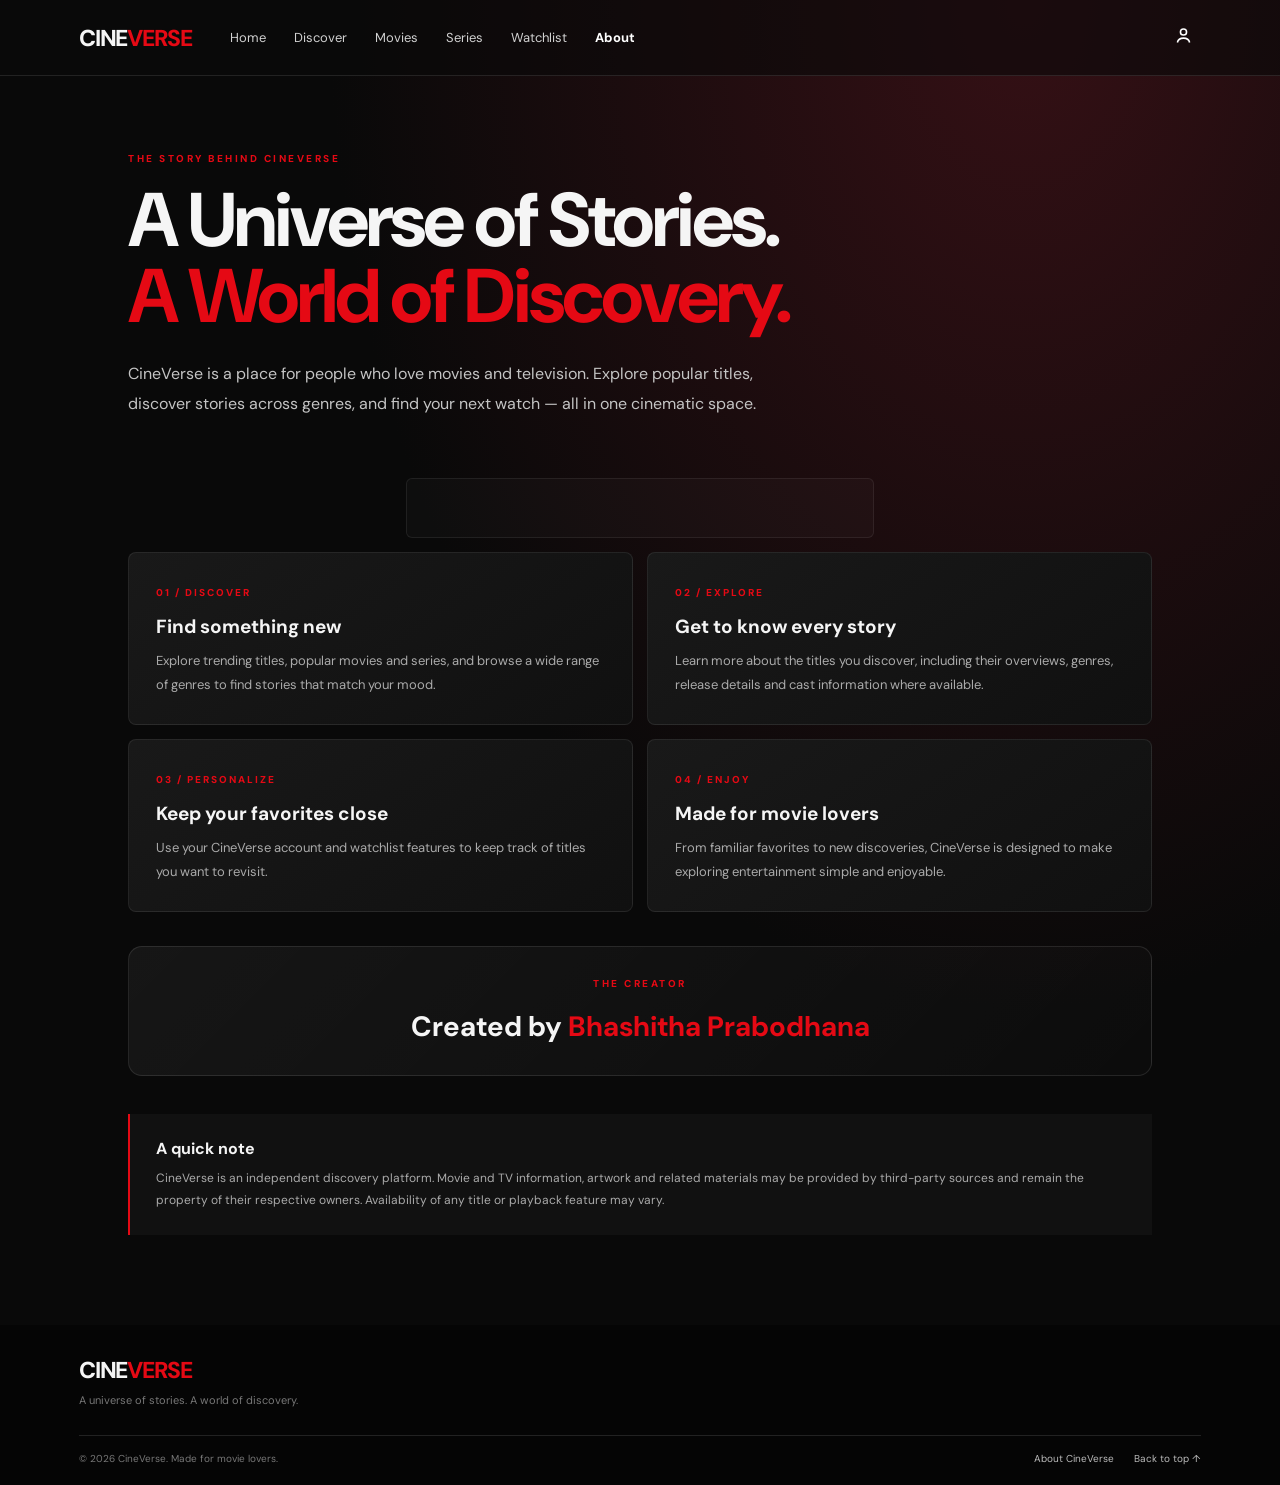
<file: about.html>
<!doctype html>
<html lang="en">
<head>
  <meta charset="UTF-8">
  <meta name="viewport" content="width=device-width, initial-scale=1.0">
  <meta name="theme-color" content="#090909">
  <meta name="description" content="Learn about CineVerse, a place to discover movies, TV series and stories worth exploring.">
  <meta name="robots" content="index,follow">
  <title>About CineVerse | A Universe of Stories</title>
  <link rel="canonical" href="https://bprabod.github.io/CineVerse/about.html">
  <link rel="preconnect" href="https://fonts.googleapis.com">
  <link rel="preconnect" href="https://fonts.gstatic.com" crossorigin>
  <link href="https://fonts.googleapis.com/css2?family=DM+Sans:wght@400;500;600;700;800&display=swap" rel="stylesheet">
  <link rel="icon" type="image/svg+xml" href="favicon.svg?v=8">
  <link rel="stylesheet" href="style.css?v=about-page-1">

  <style>
    /* Keep About navigation on the same row as the CineVerse logo. */
    .about-header {
      display: flex;
      flex-wrap: nowrap;
      align-items: center;
      justify-content: flex-start;
      min-width: 0;
      gap: clamp(14px, 3vw, 48px);
    }
    .about-header > .brand { flex: 0 0 auto; }
    .about-header .main-nav {
      display: flex;
      flex: 1 1 auto;
      flex-wrap: nowrap;
      align-items: center;
      min-width: 0;
      margin: 0 auto 0 0;
      overflow-x: auto;
      overflow-y: hidden;
      white-space: nowrap;
      scrollbar-width: none;
    }
    .about-header .main-nav::-webkit-scrollbar { display: none; }
    .about-header .main-nav a:nth-child(3),
    .about-header .main-nav a:nth-child(4) { display: inline; }
    .about-header .header-actions { flex: 0 0 auto; margin-left: auto; }
    @media (max-width: 760px) {
      .about-header { gap: 14px; }
      .about-header .main-nav { gap: 14px; font-size: 11px; }
      .about-header .main-nav a:nth-child(3),
      .about-header .main-nav a:nth-child(4) { display: inline; }
    }
    .about-creator {
      margin: 34px 0;
      padding: 30px 24px;
      text-align: center;
      border: 1px solid rgba(255,255,255,.1);
      border-radius: 14px;
      background: linear-gradient(135deg, rgba(255,255,255,.055), rgba(255,255,255,.015));
    }
    .about-creator h2 { margin: 8px 0 0; font-size: clamp(20px, 3vw, 28px); }
    .about-creator h2 span { color: var(--accent, #e50914); }
    @media (max-width: 480px) {
      .about-header { gap: 10px; }
      .about-header .brand { font-size: 17px; letter-spacing: -1px; }
      .about-header .main-nav { gap: 12px; font-size: 10px; }
      .about-header .header-actions .icon-button { padding: 5px; }
    }
  </style>
  <script data-cfasync="false" src="https://aarems.org/1/e8d627e5da08d89fdb8faad6dbb81621"></script>
  <script data-cfasync="false" src="https://bancadeltempoidea.org/14/204c76e8c5ede82ee3a4ff1e4134e7b9"></script>
</head>
<body class="about-page">
  <header class="about-header">
    <a class="brand" href="index.html" aria-label="CineVerse home">CINE<span>VERSE</span></a>
    <nav class="main-nav" aria-label="Main navigation">
      <a href="index.html">Home</a>
      <a href="index.html#trending">Discover</a>
      <a href="index.html#movies">Movies</a>
      <a href="index.html#series">Series</a>
      <a href="watchlist.html">Watchlist</a>
      <a class="active" href="about.html" aria-current="page">About</a>
    </nav>
    <div class="header-actions">
      <a class="icon-button" id="accountLink" href="account.html" aria-label="My profile" title="My profile"><svg viewBox="0 0 24 24" aria-hidden="true"><circle cx="12" cy="8" r="3.5"></circle><path d="M5 20c.8-3.4 3.2-5 7-5s6.2 1.6 7 5"></path></svg></a>
    </div>
  </header>
  <main class="about-main">
    <section class="about-intro">
      <p class="about-eyebrow">THE STORY BEHIND CINEVERSE</p>
      <h1>A Universe of Stories.<br><span>A World of Discovery.</span></h1>
      <p class="about-lead">CineVerse is a place for people who love movies and television. Explore popular titles, discover stories across genres, and find your next watch — all in one cinematic space.</p>
    </section>
<section class="cv-banner-ad-stack cv-banner-ad-top" aria-label="Sponsored advertisement">
  <div class="cv-banner-ad-slot" aria-label="Advertisement">
    <script>
      atOptions = {
        'key' : 'e51f14323de949287e10462c566e84bf',
        'format' : 'iframe',
        'height' : 60,
        'width' : 468,
        'params' : {}
      };
    </script>
    <script data-cfasync="false" src="https://bancadeltempoidea.org/22/e51f14323de949287e10462c566e84bf"></script>
  </div>
</section>
    <section class="about-grid" aria-label="About CineVerse">
      <article class="about-card">
        <span class="about-number">01 / DISCOVER</span>
        <h2>Find something new</h2>
        <p>Explore trending titles, popular movies and series, and browse a wide range of genres to find stories that match your mood.</p>
      </article>
      <article class="about-card">
        <span class="about-number">02 / EXPLORE</span>
        <h2>Get to know every story</h2>
        <p>Learn more about the titles you discover, including their overviews, genres, release details and cast information where available.</p>
      </article>
      <article class="about-card">
        <span class="about-number">03 / PERSONALIZE</span>
        <h2>Keep your favorites close</h2>
        <p>Use your CineVerse account and watchlist features to keep track of titles you want to revisit.</p>
      </article>
      <article class="about-card">
        <span class="about-number">04 / ENJOY</span>
        <h2>Made for movie lovers</h2>
        <p>From familiar favorites to new discoveries, CineVerse is designed to make exploring entertainment simple and enjoyable.</p>
      </article>
    </section>
    <section class="about-creator" aria-label="CineVerse creator">
      <p class="about-eyebrow">THE CREATOR</p>
      <h2>Created by <span>Bhashitha Prabodhana</span></h2>
    </section>
    <aside class="about-note">
      <h2>A quick note</h2>
      <p>CineVerse is an independent discovery platform. Movie and TV information, artwork and related materials may be provided by third-party sources and remain the property of their respective owners. Availability of any title or playback feature may vary.</p>
    </aside>
  </main>
  
  
<footer class="site-footer">
  <a class="brand" href="index.html">CINE<span>VERSE</span></a>
  <p>A universe of stories. A world of discovery.</p>
  <div class="footer-bottom">
    <span>© <span class="cineverse-year"></span> CineVerse. Made for movie lovers.</span>
    <div class="footer-links"><a href="about.html">About CineVerse</a><a href="index.html#top">Back to top ↑</a></div>
  </div>
</footer>
<script>document.querySelectorAll(".cineverse-year").forEach(el => el.textContent = new Date().getFullYear());</script>
</body>
</html>
</file>
<file: style.css>
:root{color-scheme:dark;--bg:#090909;--panel:#151515;--panel-2:#202020;--text:#f5f5f5;--muted:#a3a3a3;--red:#e50914;--line:rgba(255,255,255,.1);font-family:"DM Sans",Arial,sans-serif}*{box-sizing:border-box}html{scroll-behavior:smooth;scroll-padding-top:90px}body{margin:0;background:var(--bg);color:var(--text);font-family:"DM Sans",Arial,sans-serif}a{color:inherit;text-decoration:none}button,input{font:inherit}.site-header{height:76px;padding:0 6.2%;display:flex;align-items:center;gap:54px;position:absolute;z-index:5;top:0;left:0;right:0;background:linear-gradient(180deg,rgba(0,0,0,.78),transparent)}.brand{font-size:23px;font-weight:800;letter-spacing:-1.3px;white-space:nowrap}.brand span{color:var(--red)}.main-nav{display:flex;gap:28px;color:#d1d1d1;font-size:13px}.main-nav a{transition:color .2s}.main-nav a:hover,.main-nav a.active{color:#fff}.main-nav a.active{font-weight:700}.header-actions{margin-left:auto;display:flex;align-items:center;gap:20px}.icon-button,.profile-button,.row-arrow,.dialog-close{border:0;color:#fff;cursor:pointer}.icon-button{background:none;padding:7px}.icon-button svg{width:21px;fill:none;stroke:currentColor;stroke-width:1.8}.profile-button{width:34px;height:34px;border-radius:9px;background:linear-gradient(135deg,#e50914,#7d1017);font-size:11px;font-weight:800}.hero{height:min(760px,91vh);min-height:610px;position:relative;display:flex;align-items:center;overflow:hidden}.hero-image{position:absolute;inset:0;background-image:url("https://image.tmdb.org/t/p/original/dZI4Ek4qc2Fib2G1zFkGhKKuc6j.jpg");background-position:center 48%;background-size:cover;transform:scale(1.02)}.hero-shade{position:absolute;inset:0;background:linear-gradient(90deg,#090909 0%,rgba(9,9,9,.92) 18%,rgba(9,9,9,.55) 49%,rgba(9,9,9,.08) 100%),linear-gradient(0deg,#090909 0%,transparent 38%,rgba(0,0,0,.15) 100%)}.hero-content{position:relative;z-index:1;margin:70px 0 0 8.1%;max-width:590px}.eyebrow,.section-kicker,.hero-kicker{font-size:10px;font-weight:800;letter-spacing:2.2px}.eyebrow{display:flex;align-items:center;gap:9px;color:#eee}.live-dot{height:7px;width:7px;background:var(--red);border-radius:50%;box-shadow:0 0 12px var(--red)}.hero-kicker{margin-top:35px;color:#c5c5c5}.hero h1{font-size:clamp(55px,7vw,94px);line-height:.93;letter-spacing:-5px;margin:14px 0 23px;font-weight:800}.hero h1 span{color:#e4e4e4}.hero-meta{display:flex;align-items:center;gap:13px;color:#d0d0d0;font-size:12px;flex-wrap:wrap}.match{color:#46d369;font-weight:800}.rating,.quality{border:1px solid #666;padding:2px 6px;font-size:10px}.hero-description{max-width:455px;color:#c5c5c5;font-size:14px;line-height:1.8;margin:18px 0 25px}.hero-buttons{display:flex;gap:12px;flex-wrap:wrap}.button{border:0;border-radius:4px;padding:12px 19px;display:inline-flex;align-items:center;justify-content:center;gap:11px;font-size:13px;font-weight:700;cursor:pointer;transition:transform .2s,background .2s}.button:hover{transform:translateY(-2px)}.button-primary{background:var(--red);color:#fff}.button-primary:hover{background:#f51b26}.button-secondary{background:rgba(109,109,110,.65);color:white}.button-secondary:hover{background:rgba(109,109,110,.9)}.play-symbol{font-size:13px}.info-symbol{border:1px solid #fff;border-radius:50%;width:16px;height:16px;display:grid;place-items:center;font-size:11px}.hero-side-note{position:absolute;right:6.2%;bottom:70px;color:#ddd;font-size:9px;letter-spacing:1.5px;writing-mode:vertical-rl;display:flex;gap:12px}.hero-side-note span{color:#999}.content-section{padding:35px 6.2% 22px}.section-heading{display:flex;align-items:end;justify-content:space-between;margin-bottom:18px}.section-kicker{color:#8f8f8f;font-size:9px;margin:0 0 7px;letter-spacing:1.8px}.section-heading h2{font-size:25px;letter-spacing:-.8px;margin:0;font-weight:700}.heading-arrow{color:var(--red);font-size:20px}.see-all{font-size:11px;color:#aaa;padding-bottom:4px}.see-all span{color:var(--red);margin-left:5px}.movie-row{display:grid;grid-auto-flow:column;grid-auto-columns:minmax(170px,1fr);grid-auto-columns:clamp(155px,17vw,225px);gap:13px;overflow-x:auto;overflow-y:hidden;padding:5px 2px 17px;scrollbar-width:none;scroll-snap-type:x mandatory}.movie-row::-webkit-scrollbar{display:none}.movie-card{min-width:0;position:relative;border-radius:5px;overflow:hidden;background:#171717;cursor:pointer;scroll-snap-align:start;transition:transform .25s,box-shadow .25s}.movie-card:hover{transform:scale(1.045);z-index:2;box-shadow:0 12px 30px #0009}.poster{width:100%;aspect-ratio:2/2.85;object-fit:cover;display:block;background:#222}.card-gradient{position:absolute;inset:40% 0 0;background:linear-gradient(transparent,rgba(0,0,0,.9))}.card-info{position:absolute;bottom:0;left:0;right:0;padding:14px 12px 12px}.card-info h3{font-size:13px;margin:0 0 6px}.card-info p{font-size:10px;color:#c2c2c2;margin:0}.card-top{position:absolute;top:9px;left:9px;background:var(--red);padding:4px 6px;border-radius:2px;font-size:8px;font-weight:800;letter-spacing:.7px}.row-controls{display:flex;gap:7px}.row-arrow{width:29px;height:29px;border-radius:50%;background:#202020;border:1px solid #383838}.row-arrow:hover{background:var(--red)}.site-footer{padding:30px 6.2% 20px;background:#050505}.site-footer>p{font-size:11px;color:#777;margin:8px 0 28px}.footer-bottom{border-top:1px solid #222;padding-top:16px;display:flex;justify-content:space-between;color:#777;font-size:10px}.footer-bottom a{color:#bbb}.search-section{display:flex;align-items:center;gap:13px;padding-top:20px}.search-section[hidden]{display:none}.search-label{font-size:12px;color:#bbb;white-space:nowrap}.search-section input{max-width:420px}.text-button{background:none;border:0;color:#aaa;cursor:pointer;font-size:11px}.movie-dialog{padding:0;border:1px solid #444;border-radius:9px;background:#141414;color:white;width:min(540px,calc(100% - 30px));max-width:none;overflow:hidden;box-shadow:0 20px 100px #000}.movie-dialog::backdrop{background:#000c;backdrop-filter:blur(5px)}.dialog-close{position:absolute;right:12px;top:12px;background:#111b;border-radius:50%;font-size:25px;width:34px;height:34px;z-index:2}.dialog-art{height:220px;background-size:cover;background-position:center;position:relative}.dialog-art:after{content:"";position:absolute;inset:40% 0 0;background:linear-gradient(transparent,#141414)}.dialog-copy{padding:0 25px 25px;position:relative;margin-top:-20px}.dialog-copy h2{font-size:28px;margin:7px 0 10px}.dialog-copy>p:not(.section-kicker){font-size:13px;line-height:1.7;color:#bbb}.dialog-copy .hero-meta{margin:14px 0 20px}.toast{position:fixed;bottom:24px;left:50%;transform:translate(-50%,20px);opacity:0;background:#f4f4f4;color:#111;padding:11px 17px;border-radius:5px;font-size:12px;z-index:10;transition:.25s;pointer-events:none}.toast.show{opacity:1;transform:translate(-50%,0)}.sr-only{position:absolute;width:1px;height:1px;padding:0;margin:-1px;overflow:hidden;clip:rect(0,0,0,0);white-space:nowrap;border:0}@media(min-width:1400px){.hero{height:780px}.content-section,.site-header,.site-footer{padding-left:max(6.2%,calc((100% - 1320px)/2));padding-right:max(6.2%,calc((100% - 1320px)/2))}}@media(max-width:760px){.site-header{height:65px;padding:0 5%;gap:22px}.brand{font-size:20px}.main-nav{gap:15px;font-size:11px}.main-nav a:nth-child(4){display:none}.header-actions{gap:9px}.hero{min-height:640px;height:82vh;align-items:end}.hero-image{background-position:58% center}.hero-shade{background:linear-gradient(0deg,#090909 0%,rgba(9,9,9,.86) 27%,rgba(9,9,9,.18) 100%),linear-gradient(90deg,rgba(0,0,0,.35),transparent)}.hero-content{margin:0 5% 65px}.hero h1{font-size:65px;letter-spacing:-3px}.hero-kicker{margin-top:25px}.hero-description{font-size:13px;max-width:390px}.hero-side-note{display:none}.content-section{padding:28px 5% 14px}.section-heading h2{font-size:21px}.movie-row{grid-auto-columns:clamp(145px,39vw,190px);gap:10px}.site-footer{padding-left:5%;padding-right:5%}}@media(max-width:480px){.main-nav{gap:12px}.main-nav a:nth-child(3){display:none}.hero h1{font-size:57px}.hero-content{margin-bottom:55px}.hero-meta{gap:9px;font-size:10px}.button{padding:11px 14px;font-size:12px}.footer-bottom{gap:10px;flex-wrap:wrap}}@media(prefers-reduced-motion:reduce){*,*::before,*::after{scroll-behavior:auto!important;transition:none!important;animation:none!important}}
/* NexStream player */
.dialog-actions{display:flex;gap:10px;flex-wrap:wrap}.stream-player{padding:0 25px 25px}.stream-player[hidden]{display:none}.stream-player-heading{display:flex;align-items:center;justify-content:space-between;gap:12px;margin-bottom:10px}.stream-player-heading h3{font-size:14px;margin:0}.stream-frame-wrap{position:relative;width:100%;aspect-ratio:16/9;background:#000;border-radius:5px;overflow:hidden}.stream-frame-wrap iframe{width:100%;height:100%;border:0;display:block}@media(max-width:480px){.dialog-actions .button{flex:1}.stream-player{padding:0 16px 18px}}

/* Dedicated title details page */
.detail-page{min-height:100vh;background:radial-gradient(ellipse at 75% 5%,#321014 0%,#090909 48%)}.detail-header{height:76px;padding:0 6.2%;display:flex;align-items:center;justify-content:space-between;border-bottom:1px solid var(--line);background:#09090999}.back-button{padding:10px 16px}.detail-main{max-width:1180px;margin:0 auto;padding:58px 28px 80px}.detail-layout{display:grid;grid-template-columns:minmax(210px,310px) 1fr;gap:48px;align-items:start;margin-top:20px}.detail-poster{width:100%;max-height:470px;object-fit:cover;border-radius:8px;box-shadow:0 18px 55px #0009;background:#181818}.detail-copy{padding-top:18px}.detail-copy h1{font-size:clamp(34px,5vw,60px);line-height:1.05;letter-spacing:-2px;margin:0 0 18px}.detail-overview{max-width:680px;color:#c1c1c1;font-size:15px;line-height:1.9;margin:25px 0}.detail-actions{display:flex;gap:12px;flex-wrap:wrap}.detail-player{margin-top:55px}.detail-player[hidden]{display:none}.player-heading{display:flex;align-items:center;justify-content:space-between;margin-bottom:14px}.player-heading h2{font-size:22px;margin:0}.detail-frame-wrap{width:100%;aspect-ratio:16/9;background:#000;border-radius:8px;overflow:hidden;box-shadow:0 15px 45px #0009}.detail-frame-wrap iframe{width:100%;height:100%;border:0;display:block}.detail-status{color:#bdbdbd;font-size:13px;margin-top:20px}@media(max-width:650px){.detail-header{padding:0 5%;height:68px}.detail-main{padding:35px 5% 60px}.detail-layout{grid-template-columns:115px 1fr;gap:20px}.detail-poster{max-height:210px}.detail-copy{padding-top:0}.detail-copy h1{font-size:27px;letter-spacing:-1px}.detail-overview{font-size:13px;line-height:1.7;margin:16px 0}.detail-meta{gap:8px}.detail-actions{gap:8px}.detail-actions .button{padding:10px 12px;font-size:11px}.detail-player{margin-top:35px}}@media(max-width:390px){.detail-layout{grid-template-columns:1fr}.detail-poster{width:145px;max-height:220px}}


/* Expanded movie and series information */
.detail-facts{display:grid;grid-template-columns:repeat(auto-fit,minmax(135px,1fr));gap:1px;margin:38px 0 48px;background:var(--line);border:1px solid var(--line);border-radius:8px;overflow:hidden}
.detail-fact{padding:16px;background:#111}
.detail-fact span{display:block;color:#8e8e8e;font-size:9px;font-weight:800;letter-spacing:1.3px;margin-bottom:8px}
.detail-fact strong{display:block;color:#eee;font-size:12px;line-height:1.5;font-weight:600}
.detail-extra{margin:0 0 48px}
.detail-section-heading{margin-bottom:18px}
.detail-section-heading h2{font-size:25px;letter-spacing:-.7px;margin:0}
.cast-grid{display:grid;grid-template-columns:repeat(auto-fill,minmax(125px,1fr));gap:16px}
.cast-card{min-width:0;background:#151515;border:1px solid #ffffff0d;border-radius:7px;overflow:hidden}
.cast-card img{display:block;width:100%;aspect-ratio:2/2.55;object-fit:cover;background:#222}
.cast-card div{padding:10px 11px 12px}
.cast-card h3{font-size:12px;line-height:1.4;margin:0 0 5px}
.cast-card p{font-size:10px;line-height:1.45;color:#999;margin:0}
.crew-list{display:grid;grid-template-columns:repeat(auto-fit,minmax(190px,1fr));gap:10px}
.crew-person{display:flex;flex-direction:column;gap:5px;padding:14px;background:#151515;border-radius:6px}
.crew-person span{font-size:10px;color:#999;text-transform:uppercase;letter-spacing:1px}
.crew-person strong{font-size:13px}
.detail-muted{color:#999;font-size:13px;line-height:1.6}
@media(max-width:650px){.detail-facts{margin:28px 0 38px;grid-template-columns:repeat(2,minmax(0,1fr))}.detail-extra{margin-bottom:38px}.detail-section-heading h2{font-size:21px}.cast-grid{grid-template-columns:repeat(3,minmax(0,1fr));gap:9px}.cast-card div{padding:8px}.cast-card h3{font-size:10px}.cast-card p{font-size:9px}}


/* CineVerse — redesigned title details experience */
.detail-page{
  background:#08090c;
  background-image:radial-gradient(ellipse at 78% 10%,rgba(145,20,30,.28),transparent 38%),linear-gradient(180deg,#101116 0%,#08090c 58%);
}
.detail-header{
  position:sticky;top:0;z-index:20;height:74px;padding:0 clamp(20px,6vw,88px);
  background:rgba(8,9,12,.82);backdrop-filter:blur(18px);
  border-bottom:1px solid rgba(255,255,255,.09);
}
.detail-header .brand{margin-left:auto;margin-right:auto;letter-spacing:1.4px}
.detail-header .back-button{background:rgba(255,255,255,.09);border:1px solid rgba(255,255,255,.12);border-radius:999px;padding:10px 17px}
.detail-main{max-width:1280px;padding:48px clamp(20px,5vw,64px) 90px}
.detail-main>.section-kicker{color:#ed5360;letter-spacing:2.8px;font-size:10px}
.detail-layout{
  position:relative;grid-template-columns:minmax(230px,340px) minmax(0,1fr);
  gap:clamp(28px,5vw,72px);align-items:center;margin-top:22px;
  padding:clamp(22px,4vw,48px);border:1px solid rgba(255,255,255,.09);
  border-radius:20px;background:linear-gradient(125deg,rgba(255,255,255,.075),rgba(255,255,255,.018));
  box-shadow:0 24px 80px rgba(0,0,0,.28);overflow:hidden;
}
.detail-layout:before{content:"";position:absolute;width:420px;height:420px;right:-180px;top:-240px;border-radius:50%;background:rgba(229,9,20,.13);filter:blur(55px);pointer-events:none}
.detail-poster{position:relative;z-index:1;width:100%;max-height:510px;aspect-ratio:2/3;object-fit:cover;border-radius:14px;border:1px solid rgba(255,255,255,.16);box-shadow:0 25px 65px rgba(0,0,0,.55)}
.detail-copy{position:relative;z-index:1;padding:0}
.detail-copy h1{font-size:clamp(38px,5.4vw,72px);line-height:1.02;letter-spacing:-2.8px;margin:0 0 20px;max-width:850px}
.detail-copy .hero-meta{gap:11px;font-size:12px;color:#d3d4da}
.detail-copy .hero-meta>span{padding:7px 10px;border-radius:6px;background:rgba(255,255,255,.07);border:1px solid rgba(255,255,255,.08)}
.detail-copy .hero-meta .match{color:#6ee79a}
.detail-copy .hero-meta .rating{border-color:rgba(255,255,255,.2)}
.detail-overview{max-width:720px;color:#c3c5cd;font-size:15px;line-height:1.9;margin:26px 0 30px}
.detail-actions{gap:12px}
.detail-actions .button{min-height:46px;padding:13px 21px;border-radius:7px}
.detail-actions .button-primary{box-shadow:0 8px 26px rgba(229,9,20,.24)}
.detail-actions .button-secondary{background:rgba(255,255,255,.1);border:1px solid rgba(255,255,255,.12)}
.detail-facts{gap:10px;margin:30px 0 58px;background:none;border:0;border-radius:0;overflow:visible}
.detail-fact{min-height:88px;padding:17px 18px;background:rgba(255,255,255,.045);border:1px solid rgba(255,255,255,.08);border-radius:10px}
.detail-fact span{color:#ed6872;font-size:9px;letter-spacing:1.5px}
.detail-fact strong{font-size:13px;color:#f0f0f2}
.detail-extra{margin:0 0 58px}
.detail-section-heading{display:flex;align-items:end;justify-content:space-between;margin-bottom:22px}
.detail-section-heading .section-kicker{color:#ed5360}
.detail-section-heading h2{font-size:30px;letter-spacing:-.8px}
.cast-grid{grid-template-columns:repeat(auto-fill,minmax(145px,1fr));gap:15px}
.cast-card{background:#111319;border:1px solid rgba(255,255,255,.09);border-radius:11px;transition:transform .2s,border-color .2s,box-shadow .2s}
.cast-card:hover{transform:translateY(-5px);border-color:rgba(229,9,20,.45);box-shadow:0 14px 32px rgba(0,0,0,.28)}
.cast-card img{aspect-ratio:3/3.7;object-position:center 25%}
.cast-card div{padding:12px 13px 14px}
.cast-card h3{font-size:12px;line-height:1.45;color:#f4f4f5}
.cast-card p{font-size:10px;color:#a4a6af;line-height:1.5}
.crew-list{grid-template-columns:repeat(auto-fit,minmax(210px,1fr));gap:12px}
.crew-person{padding:17px 18px;background:rgba(255,255,255,.045);border:1px solid rgba(255,255,255,.08);border-radius:10px;gap:7px}
.crew-person span{color:#ed6872;font-size:9px;letter-spacing:1.4px}
.crew-person strong{font-size:13px;color:#f2f2f4}
.detail-player{margin-top:65px;padding:25px;border:1px solid rgba(255,255,255,.1);border-radius:16px;background:rgba(255,255,255,.04)}
.player-heading h2{font-size:23px}
.detail-frame-wrap{border:1px solid rgba(255,255,255,.12);border-radius:10px}
.detail-status{padding:12px 15px;border-radius:8px;background:rgba(255,255,255,.05)}
.detail-muted{padding:18px 0;color:#a8aab3}
#trailerLink{border-radius:7px}
@media(max-width:760px){
  .detail-header{height:66px;padding:0 5%}
  .detail-main{padding:30px 5% 65px}
  .detail-layout{grid-template-columns:145px minmax(0,1fr);gap:20px;padding:18px;border-radius:14px}
  .detail-poster{max-height:225px;border-radius:9px}
  .detail-copy h1{font-size:clamp(25px,6vw,36px);letter-spacing:-1px;margin-bottom:12px}
  .detail-copy .hero-meta{gap:6px;font-size:10px}
  .detail-copy .hero-meta>span{padding:5px 7px}
  .detail-overview{font-size:12px;line-height:1.65;margin:14px 0 17px}
  .detail-actions{gap:7px}
  .detail-actions .button{min-height:39px;padding:9px 11px;font-size:10px}
  .detail-facts{gap:8px;margin:22px 0 42px}
  .detail-fact{min-height:76px;padding:13px}
  .detail-section-heading h2{font-size:24px}
  .cast-grid{grid-template-columns:repeat(3,minmax(0,1fr));gap:9px}
  .cast-card div{padding:8px}
  .cast-card h3{font-size:10px}
  .cast-card p{font-size:9px}
  .detail-extra{margin-bottom:42px}
  .detail-player{padding:14px;margin-top:42px}
}
@media(max-width:430px){
  .detail-layout{grid-template-columns:1fr}
  .detail-poster{width:150px;max-height:225px}
  .detail-copy h1{font-size:32px}
  .detail-copy .hero-meta{font-size:10px}
  .detail-overview{font-size:13px}
  .detail-actions .button{font-size:11px;padding:10px 13px}
}


/* TV season and episode picker */
.tv-episode-picker{margin-top:26px;padding:22px;border:1px solid rgba(255,255,255,.1);border-radius:13px;background:linear-gradient(135deg,rgba(255,255,255,.065),rgba(255,255,255,.025))}
.tv-episode-picker[hidden]{display:none}
.tv-picker-heading{margin-bottom:17px}
.tv-picker-heading h2{font-size:21px;margin:0;letter-spacing:-.5px}
.tv-picker-controls{display:grid;grid-template-columns:minmax(130px,.8fr) minmax(180px,1.3fr) auto;gap:12px;align-items:end}
.tv-picker-controls label{display:flex;flex-direction:column;gap:8px;color:#b7b8c0;font-size:10px;font-weight:700;letter-spacing:.8px;text-transform:uppercase}
.tv-picker-controls select{width:100%;min-height:44px;padding:0 12px;border-radius:7px;border:1px solid rgba(255,255,255,.14);background:#17191f;color:#f4f4f5;font:inherit;font-size:12px;letter-spacing:0;text-transform:none;outline:none}
.tv-picker-controls select:focus{border-color:#ed5360}
.tv-picker-controls button{min-height:44px;white-space:nowrap}
.tv-episode-picker .detail-muted{padding:8px 0 0;margin:0;font-size:11px}
@media(max-width:650px){.tv-episode-picker{padding:16px;margin-top:20px}.tv-picker-controls{grid-template-columns:1fr 1fr}.tv-picker-controls button{grid-column:1/-1;width:100%}}
@media(max-width:390px){.tv-picker-controls{grid-template-columns:1fr}}


/* Keep the title details page visually consistent with the CineVerse home page */
.detail-page{
  min-height:100vh;
  background:var(--bg);
  background-image:none;
}
.detail-site-header{
  position:sticky;
  top:0;
  left:auto;
  right:auto;
  height:76px;
  padding:0 6.2%;
  background:rgba(9,9,9,.96);
  border-bottom:1px solid var(--line);
  backdrop-filter:blur(12px);
}
.detail-site-header .brand{margin:0;letter-spacing:-1.3px}
.detail-site-header .main-nav{margin-right:auto}
.detail-site-header .icon-button{display:grid;place-items:center}
.detail-site-header .profile-button{display:grid;place-items:center}
.detail-main{
  max-width:1320px;
  margin:0 auto;
  padding:42px 6.2% 80px;
}
.detail-main>.section-kicker{color:#999;letter-spacing:2px}
.detail-layout{
  grid-template-columns:minmax(220px,300px) minmax(0,1fr);
  gap:clamp(28px,5vw,64px);
  align-items:center;
  margin-top:20px;
  padding:0;
  border:0;
  border-radius:0;
  background:none;
  box-shadow:none;
  overflow:visible;
}
.detail-layout:before{display:none}
.detail-poster{
  position:relative;
  z-index:auto;
  width:100%;
  max-height:450px;
  aspect-ratio:2/3;
  object-fit:cover;
  border:0;
  border-radius:5px;
  box-shadow:0 18px 45px #0009;
}
.detail-copy{position:relative;z-index:auto;padding:0}
.detail-copy h1{
  font-size:clamp(38px,5vw,70px);
  line-height:1;
  letter-spacing:-2.8px;
  margin:0 0 20px;
}
.detail-copy .hero-meta{gap:13px;font-size:12px;color:#d0d0d0}
.detail-copy .hero-meta>span{
  padding:0;
  border:0;
  border-radius:0;
  background:none;
}
.detail-copy .hero-meta .match{color:#46d369}
.detail-copy .hero-meta .rating{border:1px solid #666;padding:2px 6px}
.detail-overview{
  max-width:680px;
  color:#c5c5c5;
  font-size:14px;
  line-height:1.8;
  margin:23px 0 27px;
}
.detail-actions{gap:10px}
.detail-actions .button{min-height:42px;padding:12px 19px;border-radius:4px}
.detail-actions .button-primary{box-shadow:none}
.detail-actions .button-secondary{background:rgba(109,109,110,.65);border:0}
.detail-facts{
  grid-template-columns:repeat(auto-fit,minmax(145px,1fr));
  gap:1px;
  margin:42px 0 54px;
  background:var(--line);
  border:1px solid var(--line);
  border-radius:5px;
  overflow:hidden;
}
.detail-fact{
  min-height:82px;
  padding:16px;
  background:#151515;
  border:0;
  border-radius:0;
}
.detail-fact span{color:#999;font-size:9px;letter-spacing:1.3px}
.detail-fact strong{font-size:12px;color:#eee}
.detail-extra{margin:0 0 52px}
.detail-section-heading{display:block;margin-bottom:18px}
.detail-section-heading .section-kicker{color:#999}
.detail-section-heading h2{font-size:25px;letter-spacing:-.8px}
.cast-grid{grid-template-columns:repeat(auto-fill,minmax(135px,1fr));gap:13px}
.cast-card{
  background:#151515;
  border:1px solid rgba(255,255,255,.07);
  border-radius:5px;
  box-shadow:none;
}
.cast-card:hover{transform:translateY(-3px);border-color:rgba(229,9,20,.4);box-shadow:0 10px 25px #0008}
.cast-card img{aspect-ratio:2/2.55;object-position:center 25%}
.cast-card div{padding:10px 11px 12px}
.cast-card h3{font-size:12px;color:#f4f4f5}
.cast-card p{font-size:10px;color:#999}
.crew-list{grid-template-columns:repeat(auto-fit,minmax(190px,1fr));gap:10px}
.crew-person{
  padding:14px 16px;
  background:#151515;
  border:1px solid rgba(255,255,255,.07);
  border-radius:5px;
}
.crew-person span{color:#999;font-size:9px}
.crew-person strong{font-size:12px;color:#eee}
.detail-player{
  margin-top:55px;
  padding:22px;
  border:1px solid var(--line);
  border-radius:7px;
  background:#111;
}
.player-heading h2{font-size:22px}
.detail-frame-wrap{border:0;border-radius:5px}
.detail-status{background:#151515;border-radius:5px}
.detail-muted{color:#999}
.tv-episode-picker{
  border:1px solid var(--line);
  border-radius:7px;
  background:#151515;
}
.tv-picker-controls select{background:#090909;border-color:#444}
.tv-picker-controls select:focus{border-color:var(--red)}
@media(max-width:760px){
  .detail-site-header{height:65px;padding:0 5%;gap:22px}
  .detail-site-header .brand{font-size:20px}
  .detail-site-header .main-nav{gap:15px;font-size:11px}
  .detail-main{padding:30px 5% 65px}
  .detail-layout{grid-template-columns:145px minmax(0,1fr);gap:20px;padding:0}
  .detail-poster{max-height:225px;border-radius:5px}
  .detail-copy h1{font-size:clamp(25px,6vw,36px);letter-spacing:-1px;margin-bottom:12px}
  .detail-copy .hero-meta{gap:9px;font-size:10px}
  .detail-copy .hero-meta>span{padding:0}
  .detail-overview{font-size:12px;line-height:1.65;margin:14px 0 17px}
  .detail-actions{gap:7px}
  .detail-actions .button{min-height:39px;padding:9px 11px;font-size:10px}
  .detail-facts{gap:1px;margin:26px 0 40px;grid-template-columns:repeat(2,minmax(0,1fr))}
  .detail-fact{min-height:72px;padding:12px}
  .detail-section-heading h2{font-size:21px}
  .cast-grid{grid-template-columns:repeat(3,minmax(0,1fr));gap:9px}
  .cast-card div{padding:8px}
  .cast-card h3{font-size:10px}
  .cast-card p{font-size:9px}
  .detail-extra{margin-bottom:40px}
  .detail-player{padding:14px;margin-top:38px}
}
@media(max-width:480px){
  .detail-site-header .main-nav a:nth-child(3),
  .detail-site-header .main-nav a:nth-child(4){display:none}
  .detail-layout{grid-template-columns:1fr}
  .detail-poster{width:145px;max-height:218px}
  .detail-copy h1{font-size:32px}
  .detail-copy .hero-meta{font-size:10px}
  .detail-overview{font-size:13px}
  .detail-actions .button{font-size:11px;padding:10px 13px}
}


/* Homepage search — styled to match the CineVerse interface */
.search-section{
  display:flex;
  align-items:center;
  gap:14px;
  padding:24px 6.2%;
  background:linear-gradient(90deg,rgba(229,9,20,.09),rgba(21,21,21,.96) 34%,rgba(21,21,21,.96));
  border-top:1px solid rgba(255,255,255,.06);
  border-bottom:1px solid rgba(255,255,255,.08);
}
.search-section[hidden]{display:none}
.search-label{
  color:#eee;
  font-size:12px;
  font-weight:700;
  letter-spacing:.2px;
}
.search-section input{
  display:block;
  width:min(100%,560px);
  max-width:none;
  min-width:0;
  height:46px;
  padding:0 16px;
  color:#f5f5f5;
  background:#090909;
  border:1px solid #454545;
  border-radius:4px;
  outline:none;
  font:500 13px "DM Sans",Arial,sans-serif;
  transition:border-color .2s,box-shadow .2s,background .2s;
}
.search-section input::placeholder{color:#858585}
.search-section input:focus{
  border-color:var(--red);
  background:#101010;
  box-shadow:0 0 0 3px rgba(229,9,20,.13);
}
.search-section input::-webkit-search-cancel-button{cursor:pointer}
.search-section .text-button{
  padding:10px 12px;
  color:#c5c5c5;
  border:1px solid rgba(255,255,255,.13);
  border-radius:4px;
  transition:background .2s,color .2s;
}
.search-section .text-button:hover{background:#292929;color:#fff}
@media(max-width:760px){
  .search-section{padding:18px 5%;gap:9px;flex-wrap:wrap}
  .search-label{width:100%}
  .search-section input{flex:1;width:auto;height:43px}
  .search-section .text-button{height:43px}
}


/* Fullscreen playback */
.player-controls{display:flex;align-items:center;gap:18px}
#fullscreenButton{color:#fff;padding:9px 12px;border:1px solid rgba(255,255,255,.2);border-radius:5px}
#fullscreenButton:hover{background:rgba(255,255,255,.1)}
.detail-frame-wrap:fullscreen,
.detail-frame-wrap:-webkit-full-screen{
  width:100vw;height:100vh;max-width:none;aspect-ratio:auto;
  border:0;border-radius:0;background:#000;display:flex;align-items:center;justify-content:center;
}
.detail-frame-wrap:fullscreen iframe,
.detail-frame-wrap:-webkit-full-screen iframe{width:100%;height:100%;border:0}
@media(max-width:480px){.player-controls{gap:8px}}

/* Make the sign-up mode link clearly visible on the auth page */
#modePrompt a{color:#ff4b55;text-decoration:underline;text-decoration-thickness:1px;text-underline-offset:3px;font-weight:700;cursor:pointer;transition:color .2s ease}
#modePrompt a:hover,#modePrompt a:focus-visible{color:#fff;text-decoration-thickness:2px;outline-offset:3px}

/* Shared full navigation for account and My List pages */
.member-site-header{
  position:sticky;top:0;left:auto;right:auto;height:auto;min-height:76px;
  padding:0 6.2%;display:grid;grid-template-columns:auto 1fr auto;
  grid-template-rows:76px;align-items:center;gap:28px;
  background:rgba(9,9,9,.97);border-bottom:1px solid var(--line);
  backdrop-filter:blur(12px);
}
.member-site-header .main-nav{display:flex;gap:clamp(12px,2.2vw,28px);flex-wrap:nowrap;white-space:nowrap}
.member-site-header .header-actions{margin-left:0}
@media(max-width:760px){
 .member-site-header{grid-template-columns:1fr auto;grid-template-rows:58px 42px;gap:0 12px;padding:0 5%}
 .member-site-header .brand{grid-column:1;grid-row:1;font-size:20px}
 .member-site-header .header-actions{grid-column:2;grid-row:1}
 .member-site-header .main-nav{grid-column:1/-1;grid-row:2;width:100%;overflow-x:auto;gap:22px;padding:0 0 10px;font-size:11px;scrollbar-width:none}
 .member-site-header .main-nav::-webkit-scrollbar{display:none}
}


/* Compact Netflix-inspired carousel controls; keep text from expanding the hero layout. */
.hero-carousel-controls{
  position:absolute;right:6.2%;bottom:42px;z-index:10;
  display:flex;align-items:center;gap:9px;
  color:#ddd;font-size:9px;line-height:1;letter-spacing:1px;
  pointer-events:auto;white-space:nowrap;
}
.hero-carousel-controls button{
  appearance:none;width:28px;height:28px;min-width:28px;min-height:28px;
  padding:0;border:1px solid #ffffff70;border-radius:50%;
  background:rgba(9,9,9,.72);color:#fff;font:500 16px/1 Arial,sans-serif;
  display:grid;place-items:center;cursor:pointer;
  transition:background .2s,border-color .2s,transform .2s;
}
.hero-carousel-controls button:hover,
.hero-carousel-controls button:focus-visible{
  background:var(--red);border-color:var(--red);transform:scale(1.06);
  outline:none;
}
#heroSlideCount{display:block;min-width:35px;text-align:center;font-size:9px;line-height:1;color:#ddd}
.hero-image{transition:opacity .42s ease,transform 8s ease}
.hero-image.is-changing{opacity:.22;transform:scale(1.035)}
.hero-content{transition:opacity .28s ease,transform .28s ease}
.hero-content.is-changing{opacity:.25;transform:translateY(9px)}
@media(max-width:700px){
  .hero-carousel-controls{right:5%;bottom:22px;gap:7px}
  .hero-carousel-controls button{width:26px;height:26px;min-width:26px;min-height:26px;font-size:15px}
  #heroSlideCount{min-width:32px;font-size:8px}
}


/* Final homepage polish: make featured transitions clearly visible and keep card titles compact. */
.card-info{padding:11px 10px 10px}
.card-info h3{font-size:12px;line-height:1.25;display:-webkit-box;-webkit-box-orient:vertical;-webkit-line-clamp:2;overflow:hidden;min-height:30px;overflow-wrap:anywhere}
.card-info p{font-size:9px;line-height:1.3;white-space:nowrap;overflow:hidden;text-overflow:ellipsis}
.hero-image{will-change:opacity,transform,filter;transition:opacity .65s ease,transform .65s ease,filter .65s ease}
.hero-image.is-changing{opacity:0;transform:scale(1.07);filter:blur(4px)}
.hero-content{will-change:opacity,transform,filter;transition:opacity .48s ease,transform .48s ease,filter .48s ease}
.hero-content.is-changing{opacity:0;transform:translateY(16px);filter:blur(3px)}
@media(max-width:700px){.card-info h3{font-size:11px;min-height:28px}.card-info{padding:9px 8px 8px}}

/* Long featured titles shrink automatically to stay inside the hero layout. */
.hero h1.is-long-title{
  font-size:clamp(30px,min(5.2vw,var(--hero-title-size,78px)),78px);
  line-height:1.04;letter-spacing:-2.4px;max-width:760px;
  overflow-wrap:anywhere;
}
@media(max-width:760px){
  .hero h1.is-long-title{
    font-size:clamp(29px,min(7vw,var(--hero-title-size,52px)),52px);
    line-height:1.05;letter-spacing:-1.5px;max-width:100%;
  }
}


/* Keep Watchlist actions above the poster link so they are always tappable. */
.watchlist-card > .watchlist-poster-link{
  display:block;
  position:relative;
  z-index:1;
}
.watchlist-card .card-gradient,
.watchlist-card .card-info{
  pointer-events:none;
}
.watchlist-card > .remove-title{
  position:relative;
  z-index:4;
  display:block;
  width:100%;
  min-height:42px;
  margin:0;
  border:0;
  border-top:1px solid rgba(255,255,255,.1);
  border-radius:0;
  background:#252525;
  color:#fff;
  font-size:12px;
  font-weight:700;
  cursor:pointer;
  pointer-events:auto;
  touch-action:manipulation;
}
.watchlist-card > .remove-title:hover:not(:disabled){
  background:#b20d16;
}
.watchlist-card > .remove-title:disabled{
  opacity:.65;
  cursor:wait;
}
.button.watchlist-saved{
  background:#292929;
  border:1px solid rgba(255,255,255,.2);
}


/* Responsive Watchlist grid: show saved titles as a proper collection. */
.watchlist-grid{
  display:grid;
  grid-template-columns:repeat(auto-fill,minmax(165px,1fr));
  gap:18px;
  align-items:start;
  overflow:visible;
  padding:8px 2px 28px;
}
.watchlist-grid .watchlist-card{
  min-width:0;
  position:relative;
  display:flex;
  flex-direction:column;
  overflow:hidden;
  border:1px solid rgba(255,255,255,.08);
  border-radius:8px;
  background:#171717;
}
.watchlist-grid .watchlist-poster-link{
  display:block;
  position:relative;
  z-index:1;
  min-width:0;
  color:inherit;
  text-decoration:none;
}
.watchlist-grid .poster{
  width:100%;
  aspect-ratio:2/2.85;
  object-fit:cover;
}
.watchlist-grid .card-gradient,
.watchlist-grid .card-info{pointer-events:none}
.watchlist-grid .remove-title{
  position:relative;
  z-index:3;
  display:block;
  width:100%;
  min-height:42px;
  margin:0;
  border:0;
  border-top:1px solid rgba(255,255,255,.1);
  border-radius:0;
  background:#252525;
  color:#fff;
  font-size:12px;
  font-weight:700;
  cursor:pointer;
  pointer-events:auto;
  touch-action:manipulation;
}
.watchlist-grid .remove-title:hover:not(:disabled){background:#b20d16}
.watchlist-grid .remove-title:disabled{opacity:.65;cursor:wait}
@media(max-width:600px){
  .watchlist-grid{grid-template-columns:repeat(2,minmax(0,1fr));gap:12px}
}


/* Watchlist reuses the exact horizontal movie-card rail used on Home. */
.watchlist-grid{
  display:grid;
  grid-auto-flow:column;
  grid-auto-columns:clamp(155px,17vw,225px);
  gap:13px;
  overflow-x:auto;
  overflow-y:hidden;
  padding:5px 2px 17px;
  scrollbar-width:none;
  scroll-snap-type:x mandatory;
}
.watchlist-grid::-webkit-scrollbar{display:none}
.watchlist-grid .watchlist-card{
  min-width:0;
  position:relative!important;
  isolation:isolate;
  overflow:hidden;
}
.watchlist-grid .watchlist-poster-link{display:block;position:relative;z-index:1;color:inherit;text-decoration:none}
.watchlist-grid .watchlist-remove{
  position:absolute!important;z-index:20!important;top:8px!important;right:8px!important;
  pointer-events:auto!important;
  width:32px!important;height:32px!important;min-width:32px!important;min-height:32px!important;
  padding:0!important;margin:0!important;border:1px solid #ffffff70!important;border-radius:50%!important;
  background:rgba(10,10,10,.88)!important;color:#fff!important;
  font-size:0!important;line-height:1!important;font-weight:400!important;
  display:flex!important;align-items:center!important;justify-content:center!important;
  cursor:pointer!important;box-shadow:0 2px 10px #0009!important;
  transition:background .2s,transform .2s!important;
}
.watchlist-grid .watchlist-remove::before{
  content:"×";display:block;font-family:Arial,sans-serif;font-size:25px;font-weight:300;
  line-height:1;transform:translateY(-1px);
}
.watchlist-grid .watchlist-remove:hover:not(:disabled){background:var(--red)!important;transform:scale(1.08)}
.watchlist-grid .watchlist-remove:disabled{opacity:.65;cursor:wait}
@media(max-width:600px){
  .watchlist-grid{grid-auto-columns:clamp(145px,42vw,190px);gap:11px}
}


/* TMDB upcoming release countdowns across CineVerse. */
.release-countdown-badge{position:absolute;z-index:3;top:38px;left:8px;right:8px;display:block;width:max-content;max-width:calc(100% - 16px);padding:5px 7px;border:1px solid rgba(255,255,255,.22);border-radius:3px;background:rgba(8,8,8,.88);color:#fff;font-size:8px;font-weight:800;letter-spacing:.35px;line-height:1.25;white-space:normal;box-shadow:0 2px 10px #0008}
.release-countdown-inline{display:inline-block;padding:4px 7px;border-radius:3px;background:rgba(229,9,20,.16);border:1px solid rgba(229,9,20,.55);color:#ff777d;font-size:10px;font-weight:800;letter-spacing:.35px}
.release-countdown-detail{display:inline-block;margin:12px 0 0;padding:9px 12px;border:1px solid rgba(229,9,20,.55);border-radius:5px;background:rgba(229,9,20,.12);color:#ff777d;font-size:12px;font-weight:800;letter-spacing:.45px}
.release-countdown-detail[hidden]{display:none}


/* Auth recovery action: reveal only after an invalid sign-in and match CineVerse styling. */
#modePrompt{
  display:flex;
  flex-direction:column;
  align-items:flex-start;
  gap:12px;
  margin-top:18px;
  color:rgba(255,255,255,.72);
  font-size:13px;
}
#modePrompt .auth-create-prompt{display:block}
#modePrompt a:not(.forgot-password-action){
  color:#fff;
  font-weight:700;
  text-decoration:none;
}
#modePrompt a:not(.forgot-password-action):hover{color:#ff555d}
#modePrompt .forgot-password-action{
  display:inline-flex;
  align-items:center;
  justify-content:center;
  min-height:40px;
  padding:0 17px;
  border:1px solid rgba(229,9,20,.65);
  border-radius:5px;
  background:linear-gradient(135deg,rgba(229,9,20,.2),rgba(229,9,20,.08));
  color:#ff777d;
  font-size:12px;
  font-weight:800;
  letter-spacing:.35px;
  text-decoration:none;
  box-shadow:0 4px 16px rgba(229,9,20,.12);
  transition:background .2s ease,border-color .2s ease,transform .2s ease,box-shadow .2s ease;
}
#modePrompt .forgot-password-action::before{
  content:"↻";
  margin-right:8px;
  font-size:16px;
  line-height:1;
}
#modePrompt .forgot-password-action:hover{
  background:rgba(229,9,20,.24);
  border-color:#e50914;
  color:#fff;
  transform:translateY(-1px);
  box-shadow:0 6px 20px rgba(229,9,20,.22);
}


/* Refined CineVerse password-recovery button */
#modePrompt .forgot-password-action{
  position:relative;
  display:inline-flex;
  align-items:center;
  justify-content:center;
  gap:10px;
  min-height:44px;
  padding:0 21px;
  border:1px solid transparent;
  border-radius:999px;
  background:
    linear-gradient(115deg,rgba(20,20,22,.98),rgba(10,10,12,.96)) padding-box,
    linear-gradient(110deg,#8d0710,#f02b38 48%,#ff858b) border-box;
  color:#fff;
  font-size:12px;
  font-weight:800;
  letter-spacing:.55px;
  text-decoration:none;
  box-shadow:0 5px 20px rgba(229,9,20,.16),inset 0 1px 0 rgba(255,255,255,.06);
  transition:transform .22s ease,box-shadow .22s ease,background .22s ease;
}
#modePrompt .forgot-password-action::before{
  content:"✦";
  display:inline-grid;
  place-items:center;
  width:21px;
  height:21px;
  border-radius:50%;
  background:rgba(229,9,20,.18);
  color:#ff737b;
  font-size:13px;
  line-height:1;
  margin:0;
}
#modePrompt .forgot-password-action:hover,
#modePrompt .forgot-password-action:focus-visible{
  background:
    linear-gradient(115deg,rgba(43,12,15,.98),rgba(18,10,12,.98)) padding-box,
    linear-gradient(110deg,#e50914,#ff858b) border-box;
  color:#fff;
  transform:translateY(-2px);
  box-shadow:0 9px 25px rgba(229,9,20,.28),inset 0 1px 0 rgba(255,255,255,.08);
  outline:0;
}
#modePrompt .forgot-password-action:focus-visible{
  outline:2px solid rgba(255,110,118,.75);
  outline-offset:3px;
}
@media(prefers-reduced-motion:reduce){
  #modePrompt .forgot-password-action{transition:none}
}


/* Minimal, clean password recovery action */
#modePrompt .forgot-password-action{
  display:inline-flex;
  align-items:center;
  justify-content:center;
  min-height:36px;
  padding:0 14px;
  border:1px solid rgba(255,255,255,.18);
  border-radius:7px;
  background:rgba(255,255,255,.045);
  color:#f2f2f2;
  font-size:12px;
  font-weight:650;
  letter-spacing:.1px;
  text-decoration:none;
  box-shadow:none;
  transition:background .18s ease,border-color .18s ease,color .18s ease;
}
#modePrompt .forgot-password-action::before{content:none}
#modePrompt .forgot-password-action:hover,
#modePrompt .forgot-password-action:focus-visible{
  background:rgba(229,9,20,.12);
  border-color:rgba(229,9,20,.65);
  color:#fff;
  transform:none;
  box-shadow:none;
  outline-offset:3px;
}


/* Ultra-minimal password recovery link */
#modePrompt .forgot-password-action{
  display:inline-flex;
  align-items:center;
  min-height:0;
  padding:2px 0;
  border:0;
  border-radius:0;
  background:transparent;
  color:rgba(255,255,255,.62);
  font-size:12px;
  font-weight:500;
  letter-spacing:0;
  text-decoration:none;
  box-shadow:none;
  transition:color .16s ease;
}
#modePrompt .forgot-password-action::before{content:none}
#modePrompt .forgot-password-action:hover,
#modePrompt .forgot-password-action:focus-visible{
  background:transparent;
  border:0;
  color:#ff5b64;
  transform:none;
  box-shadow:none;
  text-decoration:underline;
  text-underline-offset:3px;
  outline-offset:3px;
}


/* Password visibility control — clean text-button design */
.password-field{position:relative;display:block;width:100%;min-width:0}
.password-field input{box-sizing:border-box;width:100%;padding-right:72px!important}
.password-field .password-visibility-toggle{
  position:absolute;top:50%;right:12px;transform:translateY(-50%);
  display:inline-flex;align-items:center;justify-content:center;
  min-width:0;height:auto;margin:0;padding:2px 0;
  border:0;border-radius:0;background:transparent;color:#d8d8d8;
  font:600 11px/1 "DM Sans",Arial,sans-serif;letter-spacing:.25px;cursor:pointer;
  box-shadow:none;transition:color .18s ease;
}
.password-field .password-visibility-toggle:hover{
  border:0;background:transparent;color:#fff;text-decoration:underline;text-underline-offset:3px;
}
.password-field .password-visibility-toggle:focus-visible{outline:2px solid #e50914;outline-offset:2px}
.password-field[hidden]{display:none!important}
.header-actions [hidden]{display:none!important}

/* END password visibility control */
/* Watchlist guest sign-in notice */
.watchlist-signin-title{display:block;color:#fff;font-size:18px;font-weight:750;margin-bottom:7px}
.watchlist-signin-copy{display:block;color:rgba(255,255,255,.68);font-size:13px;margin-bottom:14px}
.watchlist-signin-link{display:inline-flex;align-items:center;justify-content:center;padding:9px 16px;border-radius:4px;background:var(--red,#e50914);color:#fff;text-decoration:none;font-size:12px;font-weight:750}
.watchlist-signin-link:hover{filter:brightness(1.12)}


/* Account deletion controls */
.account-danger-zone{
  display:flex;align-items:center;justify-content:space-between;gap:24px;
  margin-top:24px;padding:24px 25px;border:1px solid rgba(229,9,20,.28);
  border-radius:8px;background:linear-gradient(115deg,rgba(229,9,20,.075),rgba(21,21,21,.96) 42%);
}
.account-danger-zone h2{margin:0 0 8px;font-size:19px;letter-spacing:-.3px}
.account-danger-copy{margin:0;color:#aaa;font-size:12px;line-height:1.7}
.account-delete-button{background:#8f1018;color:#fff;border:1px solid rgba(255,110,118,.35)}
.account-delete-button:hover:not(:disabled){background:#c20f1a}
.account-delete-button:disabled{opacity:.55;cursor:wait;transform:none}
.account-delete-dialog{
  width:min(440px,calc(100% - 28px));max-width:none;padding:28px;
  border:1px solid rgba(255,255,255,.14);border-radius:12px;
  background:#151515;color:#f5f5f5;box-shadow:0 24px 90px #000c;
}
.account-delete-dialog::backdrop{background:rgba(0,0,0,.78);backdrop-filter:blur(5px)}
.account-delete-dialog h2{margin:5px 0 12px;font-size:25px;letter-spacing:-.7px}
.delete-dialog-copy{margin:0 0 22px;color:#aaa;font-size:12px;line-height:1.75}
.delete-field{display:block;margin:15px 0 7px;color:#ddd;font-size:11px;font-weight:700}
.delete-input{
  display:block;width:100%;height:44px;padding:0 12px;border:1px solid #454545;
  border-radius:5px;background:#090909;color:#fff;font:13px "DM Sans",Arial,sans-serif;
  outline:none;
}
.delete-input:focus{border-color:var(--red);box-shadow:0 0 0 3px rgba(229,9,20,.13)}
.delete-account-status{min-height:18px;margin:13px 0 0;color:#ff9a9f;font-size:11px;line-height:1.5}
.delete-dialog-actions{display:flex;justify-content:flex-end;gap:10px;margin-top:18px;flex-wrap:wrap}
@media(max-width:560px){
  .account-danger-zone{align-items:flex-start;flex-direction:column;padding:20px}
  .account-danger-zone .account-delete-button{width:100%}
  .account-delete-dialog{padding:22px}
  .delete-dialog-actions{display:grid;grid-template-columns:1fr 1fr}
  .delete-dialog-actions .button{padding:11px 9px;font-size:11px}
}


/* Account recently-watched list — editorial rows, not movie cards */
.recent-history-section{margin:30px 0 26px;padding:0}
.recent-history-heading{display:flex;align-items:flex-end;justify-content:space-between;gap:16px;margin-bottom:12px}
.recent-history-heading h2{margin:0;font-size:22px;letter-spacing:-.5px}
.recent-history-note{color:#777;font-size:9px;font-weight:700;letter-spacing:1.5px}
.recent-history-list{border-top:1px solid rgba(255,255,255,.12)}
.recent-history-row{
  display:grid;grid-template-columns:28px 42px minmax(0,1fr) 22px;align-items:center;gap:14px;
  min-height:76px;padding:10px 8px;border-bottom:1px solid rgba(255,255,255,.09);
  color:inherit;text-decoration:none;transition:background .18s ease,padding .18s ease;
}
.recent-history-row:hover{background:rgba(255,255,255,.045);padding-left:13px;padding-right:13px}
.recent-history-index{color:#666;font-size:10px;font-variant-numeric:tabular-nums}
.recent-history-row img{width:42px;height:58px;object-fit:cover;border-radius:3px;background:#222}
.recent-history-info{display:flex;flex-direction:column;gap:6px;min-width:0}
.recent-history-info strong{overflow:hidden;color:#eee;font-size:13px;font-weight:600;text-overflow:ellipsis;white-space:nowrap}
.recent-history-info small{color:#858585;font-size:10px;letter-spacing:.2px}
.recent-history-info small span{padding:0 4px;color:#555}
.recent-history-open{color:#777;font-size:16px;text-align:right;transition:color .18s ease}
.recent-history-row:hover .recent-history-open{color:#fff}
.recent-history-empty{margin:0;padding:22px 8px;border-bottom:1px solid rgba(255,255,255,.09);color:#858585;font-size:12px;line-height:1.7}
@media(max-width:560px){.recent-history-row{grid-template-columns:22px 38px minmax(0,1fr) 18px;gap:10px;min-height:68px}.recent-history-row img{width:38px;height:52px}.recent-history-info strong{font-size:12px}}


/* Responsive Adsterra Native Banner placement */
.cv-native-ad{
  box-sizing:border-box;
  width:min(1000px, calc(100% - 32px));
  margin:16px auto 20px;
  padding:0;
  color:rgba(255,255,255,.38);
  font-size:8px;
  font-weight:700;
  letter-spacing:1.2px;
  text-align:center;
}
.cv-native-ad-label{
  display:block;
  margin:0 0 5px;
}
#container-6e2d91a6ad04321640ed7203cf20f430{
  display:block;
  width:100%;
  max-width:100%;
  min-width:0;
  min-height:0;
  margin:0 auto;
  overflow:hidden;
}
#container-6e2d91a6ad04321640ed7203cf20f430 > *{
  max-width:100%;
}
#container-6e2d91a6ad04321640ed7203cf20f430 iframe{
  display:block;
  max-width:100%;
  border:0;
}
.detail-page .cv-native-ad{
  margin:10px auto 14px;
}


/* Wide responsive Adsterra Native Banner slot */
.cv-native-ad{
  box-sizing:border-box;
  width:min(1200px,calc(100% - 32px));
  min-height:0;
  margin:22px auto 18px;
  padding:0;
  overflow:visible;
}
.cv-native-ad-label{margin-bottom:8px}
#container-6e2d91a6ad04321640ed7203cf20f430{
  display:block;
  box-sizing:border-box;
  width:100%;
  max-width:100%;
  min-width:0;
  min-height:0;
  height:auto;
  margin:0 auto;
  overflow:visible;
}
#container-6e2d91a6ad04321640ed7203cf20f430 > *{
  max-width:100%;
}
#container-6e2d91a6ad04321640ed7203cf20f430 iframe{
  max-width:100%;
  border:0;
}
.detail-page .cv-native-ad{margin:14px auto 18px}
@media(max-width:600px){
  .cv-native-ad{width:calc(100% - 24px);margin:18px auto 12px}
}


/* About page */
.about-page{min-height:100vh;background:radial-gradient(ellipse at 80% 0%,#351015 0%,#090909 48%)}
.about-header{height:76px;padding:0 6.2%;display:flex;align-items:center;justify-content:flex-start;gap:48px;border-bottom:1px solid var(--line);background:#09090999}.about-header .main-nav{margin-left:0;margin-right:auto}
.about-main{max-width:1080px;margin:0 auto;padding:76px 28px 90px}
.about-intro{max-width:760px;margin-bottom:58px}
.about-eyebrow{color:var(--red);font-size:10px;font-weight:800;letter-spacing:2.5px;margin:0 0 18px}
.about-intro h1{font-size:clamp(44px,7vw,76px);line-height:1;letter-spacing:-3px;margin:0 0 24px}
.about-intro h1 span{color:var(--red)}
.about-lead{max-width:690px;color:#c4c4c4;font-size:16px;line-height:1.9;margin:0}
.about-grid{display:grid;grid-template-columns:repeat(2,minmax(0,1fr));gap:14px}
.about-card{padding:27px;border:1px solid #ffffff14;border-radius:8px;background:linear-gradient(145deg,#191919,#101010)}
.about-card .about-number{color:var(--red);font-size:10px;font-weight:800;letter-spacing:2px}
.about-card h2{font-size:19px;margin:13px 0 10px}
.about-card p{color:#aaa;font-size:13px;line-height:1.85;margin:0}
.about-note{margin-top:38px;padding:24px 26px;border-left:2px solid var(--red);background:#ffffff08}
.about-note h2{font-size:16px;margin:0 0 9px}
.about-note p{font-size:12px;line-height:1.8;color:#aaa;margin:0}
.about-footer{padding:25px 6.2%;border-top:1px solid #ffffff12;color:#777;font-size:11px;display:flex;justify-content:space-between;gap:15px}
.about-footer a{color:#bbb}
.footer-links{display:flex;gap:20px}
@media(max-width:760px){.about-header{height:68px;padding:0 5%}.about-main{padding:55px 5% 65px}.about-intro{margin-bottom:38px}.about-intro h1{letter-spacing:-2px}.about-lead{font-size:14px}.about-grid{grid-template-columns:1fr}.about-card{padding:22px}.about-footer{padding:22px 5%;flex-wrap:wrap}.footer-links{gap:14px}}


/* Keep the shared footer at the bottom on short pages, after content on long pages. */
html,body{min-height:100%;}
body{min-height:100vh;display:flex;flex-direction:column;}
body>main,body>.about-main{flex:1 0 auto;}
body>.site-footer{width:100%;margin-top:auto;flex-shrink:0;}


/* Mobile ad sizing and spacing: keep native creatives inside the viewport. */
@media (max-width: 600px) {
  .cv-native-ad {
    width: calc(100% - 24px);
    max-width: 420px;
    margin: 10px auto 14px;
    padding: 0;
    overflow: hidden;
  }
  .cv-native-ad-label {
    margin-bottom: 5px;
    font-size: 8px;
  }
  #container-6e2d91a6ad04321640ed7203cf20f430 {
    width: 100%;
    max-width: 100%;
    min-width: 0;
    overflow: hidden;
  }
  #container-6e2d91a6ad04321640ed7203cf20f430 iframe,
  #container-6e2d91a6ad04321640ed7203cf20f430 img {
    display: block;
    width: 100% !important;
    max-width: 100% !important;
    border: 0;
  }
}


/* Member reviews */
.reviews-section{padding:28px 0 8px;border-top:1px solid rgba(255,255,255,.09)}
.reviews-heading{align-items:center}
.reviews-average{color:#fff;font-size:25px;font-weight:800;letter-spacing:-.8px}
.reviews-average span{color:#888;font-size:12px;font-weight:500;letter-spacing:0}
.reviews-summary{margin:-10px 0 20px;color:#999;font-size:11px}
.review-compose{margin-bottom:24px;padding:20px;border:1px solid rgba(255,255,255,.1);border-radius:11px;background:rgba(255,255,255,.035)}
.review-guest-prompt{display:flex;align-items:center;justify-content:space-between;gap:16px}
.review-guest-prompt[hidden],#reviewForm[hidden]{display:none!important}
.review-guest-prompt p{margin:0;color:#bbb;font-size:13px}
#reviewForm h3{margin:0 0 14px;font-size:16px}
.review-rating-label{display:block;margin:12px 0 8px;color:#aaa;font-size:10px;font-weight:700;letter-spacing:1px;text-transform:uppercase}
.review-rating-picker{display:flex;gap:5px}
.review-rating-picker button{padding:2px 3px;border:0;background:transparent;color:#555;font-size:27px;cursor:pointer}
.review-rating-picker button.is-selected{color:#f5bd42}
.review-rating-picker button:focus-visible{outline:2px solid #e50914;border-radius:4px}
#reviewText{display:block;width:100%;min-height:105px;resize:vertical;padding:13px;border:1px solid #393939;border-radius:7px;background:#0c0c0c;color:#fff;font:13px/1.6 "DM Sans",Arial,sans-serif;outline:none}
#reviewText:focus{border-color:#e50914;box-shadow:0 0 0 3px rgba(229,9,20,.12)}
.review-form-footer{display:flex;align-items:center;justify-content:space-between;gap:12px;margin-top:12px}
.review-form-footer>span{color:#777;font-size:10px}
.review-form-footer>div{display:flex;gap:8px;flex-wrap:wrap}
.review-form-footer .button{padding:9px 14px;font-size:11px}
.review-status{min-height:16px;margin:9px 0 0;color:#f1a2a6;font-size:11px}
.reviews-list{display:grid;gap:10px}
.review-item{padding:17px 19px;border:1px solid rgba(255,255,255,.08);border-radius:9px;background:rgba(255,255,255,.025)}
.review-item-top{display:flex;justify-content:space-between;align-items:flex-start;gap:14px}
.review-author{color:#f2f2f2;font-size:12px}
.review-you{margin-left:8px;padding:3px 5px;border-radius:3px;background:rgba(229,9,20,.16);color:#ff747c;font-size:8px;font-weight:800;letter-spacing:.7px}
.review-date{display:block;margin-top:5px;color:#777;font-size:10px}
.review-stars{color:#f5bd42;font-size:13px;white-space:nowrap;letter-spacing:1px}
.review-body{margin:13px 0 0;color:#c4c4c4;font-size:12px;line-height:1.8;overflow-wrap:anywhere}
.review-actions{display:flex;justify-content:flex-end;gap:14px;margin-top:12px}
.review-actions button{padding:3px 0;border:0;background:none;color:#999;font-size:10px;cursor:pointer}
.review-actions button:hover{color:#fff;text-decoration:underline}
.reviews-empty{padding:20px 0;color:#888;font-size:12px;line-height:1.7}
@media(max-width:600px){
 .review-compose{padding:15px}
 .review-guest-prompt{align-items:flex-start;flex-direction:column}
 .review-item{padding:14px}
 .review-item-top{gap:8px}
 .review-stars{font-size:11px;letter-spacing:0}
 .review-form-footer{align-items:flex-start;flex-direction:column}
 .review-form-footer>div{width:100%}
 .review-form-footer .button{flex:1}
}

/* Collapsible reviews and compact community entries */
.reviews-heading-actions{display:flex;align-items:center;gap:14px}
.reviews-toggle-button{padding:9px 13px;border:1px solid rgba(255,255,255,.2);border-radius:6px;background:#e50914;color:#fff;font-size:11px;font-weight:700;cursor:pointer;white-space:nowrap;transition:background .2s,border-color .2s}
.reviews-toggle-button:hover{background:#b80710;border-color:#b80710}
.reviews-panel[hidden]{display:none!important}
.reviews-panel{padding-top:15px}
.reviews-panel .reviews-summary{margin:0 0 13px}
.reviews-panel .review-compose{margin-bottom:15px;padding:15px}
.reviews-panel .reviews-list{gap:6px}
.reviews-panel .review-item{padding:10px 13px;border-radius:7px}
.reviews-panel .review-item-top{align-items:center;gap:8px}
.reviews-panel .review-author{font-size:11px}
.reviews-panel .review-date{display:inline-block;margin:0 0 0 8px;font-size:9px}
.reviews-panel .review-you{margin-left:6px;font-size:7px}
.reviews-panel .review-stars{font-size:11px;letter-spacing:0}
.reviews-panel .review-body{margin:6px 0 0;font-size:11px;line-height:1.55}
.reviews-panel .review-actions{margin-top:6px;gap:11px}
.reviews-panel .review-actions button{font-size:9px}
.reviews-panel .reviews-empty{padding:10px 0;font-size:11px}
@media(max-width:600px){.reviews-heading-actions{gap:8px}.reviews-toggle-button{padding:8px 10px;font-size:10px}.reviews-average{font-size:20px}.reviews-panel .review-item{padding:9px 10px}}


/* Netflix-inspired collapsible community reviews */
.reviews-heading{display:block!important;margin:0!important}
.reviews-accordion-trigger{width:100%;display:flex;align-items:center;justify-content:space-between;gap:20px;padding:19px 22px;text-align:left;color:#fff;background:linear-gradient(105deg,#202020 0%,#151515 68%,#101010 100%);border:1px solid rgba(255,255,255,.11);border-radius:9px;cursor:pointer;transition:background .2s,border-color .2s,transform .2s}
.reviews-accordion-trigger:hover{background:linear-gradient(105deg,#292929,#191919);border-color:rgba(255,255,255,.25)}
.reviews-accordion-copy{display:flex;flex-direction:column;align-items:flex-start;gap:5px;min-width:0}
.reviews-accordion-copy .section-kicker{margin:0;color:#e50914;font-size:9px;letter-spacing:2px}
.reviews-accordion-title{font-size:20px;font-weight:750;letter-spacing:-.45px}
.reviews-accordion-subtitle{color:#929292;font-size:11px}
.reviews-accordion-meta{display:flex;align-items:center;gap:18px;flex-shrink:0}
.reviews-accordion-meta .reviews-average{font-size:19px;font-weight:800;color:#fff}
.reviews-accordion-meta .reviews-average span{font-size:10px;color:#888;font-weight:500}
.reviews-chevron{display:grid;place-items:center;width:29px;height:29px;border:1px solid rgba(255,255,255,.16);border-radius:50%;color:#ddd;font-size:19px;line-height:1;transition:transform .22s,background .22s}
.reviews-accordion-trigger.is-open .reviews-chevron{transform:rotate(180deg);background:#e50914;border-color:#e50914;color:#fff}
.reviews-panel[hidden]{display:none!important}
.reviews-panel{padding:17px 2px 0;animation:reviewsPanelReveal .22s ease-out}
@keyframes reviewsPanelReveal{from{opacity:0;transform:translateY(-5px)}to{opacity:1;transform:translateY(0)}}
.reviews-panel-actions{display:flex;justify-content:flex-end;margin:0 0 12px}
.reviews-write-button{min-height:36px;padding:9px 14px;font-size:11px;border-radius:5px}
.reviews-panel .reviews-summary{margin:0 0 12px;color:#999;font-size:11px}
@media(max-width:600px){.reviews-accordion-trigger{padding:15px 13px;gap:10px}.reviews-accordion-title{font-size:17px}.reviews-accordion-subtitle{font-size:9px}.reviews-accordion-meta{gap:9px}.reviews-accordion-meta .reviews-average{font-size:16px}.reviews-chevron{width:25px;height:25px}.reviews-panel-actions{justify-content:stretch}.reviews-write-button{width:100%}}


/* Member reviews — minimal Netflix-style accordion row */
.reviews-section{border-top:1px solid rgba(255,255,255,.1);padding-top:24px}
.reviews-heading{display:block!important;margin:0!important}
.reviews-accordion-trigger{
  width:100%;display:flex;align-items:center;justify-content:space-between;gap:18px;
  padding:15px 2px;text-align:left;color:#f5f5f5;background:transparent;
  border:0;border-bottom:1px solid rgba(255,255,255,.13);border-radius:0;
  cursor:pointer;transition:border-color .18s ease,color .18s ease;
}
.reviews-accordion-trigger:hover{background:transparent;border-bottom-color:rgba(255,255,255,.38)}
.reviews-accordion-trigger:focus-visible{outline:2px solid #e50914;outline-offset:4px}
.reviews-accordion-copy{display:flex;flex-direction:column;align-items:flex-start;gap:5px;min-width:0}
.reviews-accordion-copy .section-kicker{margin:0;color:#e50914;font-size:9px;letter-spacing:1.8px}
.reviews-accordion-title{font-size:20px;font-weight:700;letter-spacing:-.4px}
.reviews-accordion-subtitle{color:#929292;font-size:11px}
.reviews-accordion-meta{display:flex;align-items:center;gap:15px;flex-shrink:0}
.reviews-accordion-meta .reviews-average{font-size:18px;font-weight:750;color:#fff}
.reviews-accordion-meta .reviews-average span{font-size:10px;color:#888;font-weight:500}
.reviews-chevron{display:grid;place-items:center;width:auto;height:auto;border:0;border-radius:0;color:#aaa;font-size:22px;line-height:1;transition:transform .2s,color .2s}
.reviews-accordion-trigger:hover .reviews-chevron{color:#fff}
.reviews-accordion-trigger.is-open .reviews-chevron{transform:rotate(180deg);background:transparent;border:0;color:#e50914}
.reviews-panel[hidden]{display:none!important}
.reviews-panel{padding:16px 0 0;animation:reviewsPanelReveal .2s ease-out}
@media(max-width:600px){
 .reviews-accordion-trigger{padding:13px 0;gap:10px}
 .reviews-accordion-title{font-size:17px}
 .reviews-accordion-subtitle{font-size:9px}
 .reviews-accordion-meta{gap:9px}
 .reviews-accordion-meta .reviews-average{font-size:16px}
 .reviews-chevron{font-size:20px}
}


/* Responsive 468x60 banner placements */
.cv-banner-ad-stack{
  width:min(100% - 32px, 468px);
  margin:34px auto 42px;
  display:flex;
  flex-direction:column;
  align-items:center;
  gap:18px;
}
.cv-banner-ad-slot{
  width:100%;
  min-height:60px;
  display:flex;
  justify-content:center;
  align-items:center;
  overflow:hidden;
  background:rgba(255,255,255,.025);
  border:1px solid rgba(255,255,255,.07);
  border-radius:6px;
}
.cv-banner-ad-slot iframe{
  display:block;
  max-width:100%;
  border:0;
}
@media(max-width:500px){
  .cv-banner-ad-stack{width:calc(100% - 24px);gap:14px;margin:26px auto 32px}
  .cv-banner-ad-slot{min-height:50px}
}


/* Keep the single homepage banner visible near the top on first load. */
.cv-banner-ad-top{margin:10px auto 14px;}
@media(max-width:600px){.cv-banner-ad-top{margin:8px auto 10px;}}
</file>
